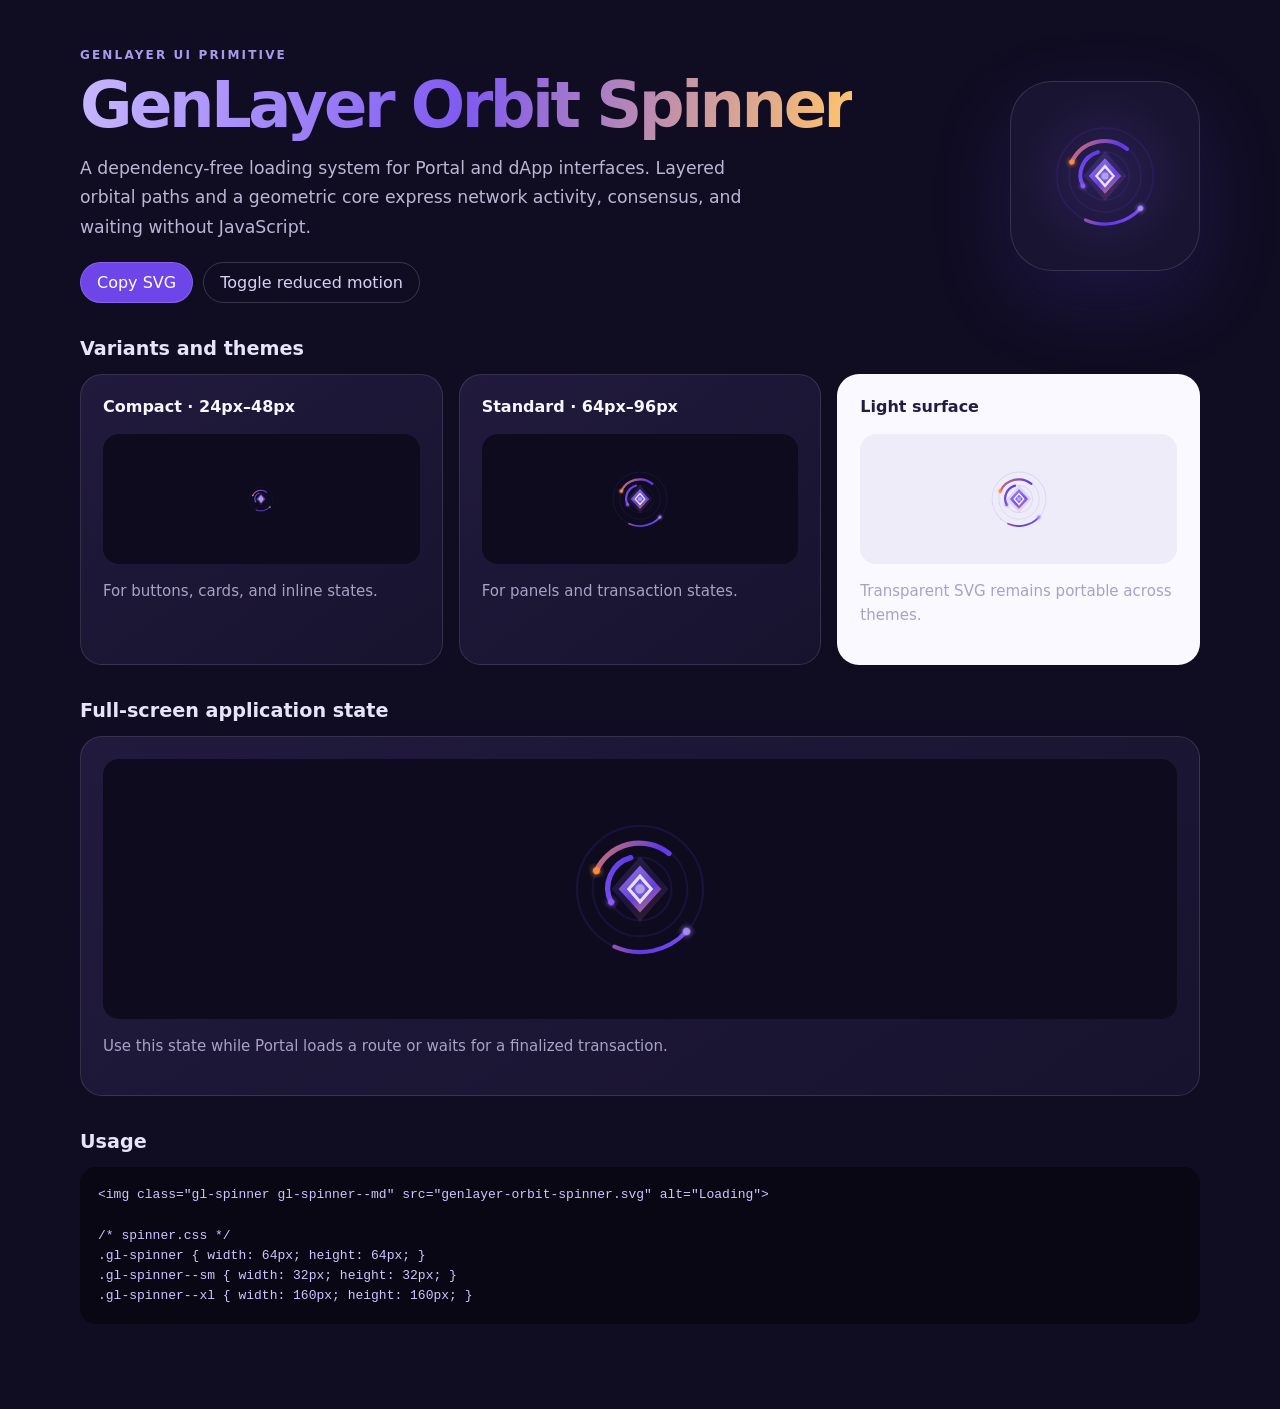
<file: index.html>
<!doctype html>
<html lang="en">
<head>
  <meta charset="utf-8">
  <meta name="viewport" content="width=device-width, initial-scale=1">
  <title>GenLayer Orbit Spinner — Demo</title>
  <link rel="stylesheet" href="spinner.css">
  <style>
    :root { color-scheme: dark; font-family: Inter, ui-sans-serif, system-ui, sans-serif; }
    * { box-sizing: border-box; }
    body { margin: 0; min-height: 100vh; background: #100d22; color: #f8f7ff; }
    .shell { width: min(1120px, calc(100% - 32px)); margin: 0 auto; padding: 48px 0 72px; }
    .hero { display: grid; grid-template-columns: 1fr auto; gap: 28px; align-items: center; margin-bottom: 32px; }
    h1 { margin: 0 0 12px; font-size: clamp(2rem, 5vw, 4.2rem); letter-spacing: -.055em; line-height: .98; }
    .gradient { background: linear-gradient(100deg, #c7b7ff, #7f5af0 50%, #ffc46b); -webkit-background-clip: text; background-clip: text; color: transparent; }
    .lede { max-width: 680px; color: #bcb6d5; font-size: 1.08rem; line-height: 1.7; }
    .hero-art { width: 190px; height: 190px; display: grid; place-items: center; border-radius: 42px; background: radial-gradient(circle, #6848d633, transparent 66%), #191431; border: 1px solid #ffffff22; box-shadow: 0 28px 80px #5638c733; }
    .section { margin-top: 34px; }
    .section h2 { font-size: 1.2rem; margin: 0 0 14px; color: #e8e4f7; }
    .grid { display: grid; grid-template-columns: repeat(3, 1fr); gap: 16px; }
    .card { min-height: 220px; padding: 22px; border: 1px solid #ffffff1d; border-radius: 22px; background: linear-gradient(145deg, #211a3d, #17132e); }
    .card.light { background: #faf9ff; color: #241c42; }
    .card h3 { margin: 0 0 18px; font-size: 1rem; }
    .stage { min-height: 130px; display: grid; place-items: center; border-radius: 16px; background: #0e0b1f; }
    .light .stage { background: #eeecf8; }
    .controls { display: flex; flex-wrap: wrap; gap: 10px; margin-top: 20px; }
    button { cursor: pointer; border: 1px solid #ffffff2b; color: #fff; background: #6d45e9; border-radius: 999px; padding: 10px 16px; font: inherit; }
    button.secondary { background: transparent; color: #d9d1f5; }
    .code { overflow: auto; padding: 18px; border-radius: 16px; background: #090713; color: #cfc5ff; line-height: 1.55; }
    .note { color: #a9a1c6; font-size: .94rem; line-height: 1.6; }
    @media (max-width: 760px) { .hero { grid-template-columns: 1fr; } .hero-art { width: 130px; height: 130px; } .grid { grid-template-columns: 1fr; } }
  </style>
</head>
<body>
  <main class="shell">
    <header class="hero">
      <div>
        <p class="eyebrow">GENLAYER UI PRIMITIVE</p>
        <h1><span class="gradient">GenLayer Orbit Spinner</span></h1>
        <p class="lede">A dependency-free loading system for Portal and dApp interfaces. Layered orbital paths and a geometric core express network activity, consensus, and waiting without JavaScript.</p>
        <div class="controls">
          <button id="copyButton" type="button">Copy SVG</button>
          <button class="secondary" id="motionButton" type="button">Toggle reduced motion</button>
        </div>
      </div>
      <div class="hero-art" aria-hidden="true"><img class="gl-spinner gl-spinner--lg" src="genlayer-orbit-spinner.svg" alt=""></div>
    </header>

    <section class="section" aria-labelledby="variants-title">
      <h2 id="variants-title">Variants and themes</h2>
      <div class="grid">
        <article class="card"><h3>Compact · 24px–48px</h3><div class="stage"><img class="gl-spinner gl-spinner--sm" src="genlayer-orbit-spinner.svg" alt=""><span class="sr-only">Loading</span></div><p class="note">For buttons, cards, and inline states.</p></article>
        <article class="card"><h3>Standard · 64px–96px</h3><div class="stage"><img class="gl-spinner gl-spinner--md" src="genlayer-orbit-spinner.svg" alt=""><span class="sr-only">Loading</span></div><p class="note">For panels and transaction states.</p></article>
        <article class="card light"><h3>Light surface</h3><div class="stage"><img class="gl-spinner gl-spinner--md" src="genlayer-orbit-spinner.svg" alt=""><span class="sr-only">Loading</span></div><p class="note">Transparent SVG remains portable across themes.</p></article>
      </div>
    </section>

    <section class="section" aria-labelledby="fullscreen-title">
      <h2 id="fullscreen-title">Full-screen application state</h2>
      <div class="card"><div class="stage" style="min-height:260px"><img class="gl-spinner gl-spinner--xl" src="genlayer-orbit-spinner.svg" alt=""><span class="sr-only">Loading transaction state</span></div><p class="note">Use this state while Portal loads a route or waits for a finalized transaction.</p></div>
    </section>

    <section class="section" aria-labelledby="usage-title">
      <h2 id="usage-title">Usage</h2>
      <pre class="code"><code>&lt;img class="gl-spinner gl-spinner--md" src="genlayer-orbit-spinner.svg" alt="Loading"&gt;

/* spinner.css */
.gl-spinner { width: 64px; height: 64px; }
.gl-spinner--sm { width: 32px; height: 32px; }
.gl-spinner--xl { width: 160px; height: 160px; }</code></pre>
    </section>
  </main>
  <script>
    const svgUrl = 'genlayer-orbit-spinner.svg';
    document.getElementById('copyButton').addEventListener('click', async () => {
      const svg = await fetch(svgUrl).then(r => r.text());
      await navigator.clipboard.writeText(svg);
      document.getElementById('copyButton').textContent = 'SVG copied';
      setTimeout(() => document.getElementById('copyButton').textContent = 'Copy SVG', 1600);
    });
    const motionButton = document.getElementById('motionButton');
    const spinnerImages = document.querySelectorAll('img.gl-spinner');
    motionButton.addEventListener('click', () => {
      const reduced = document.documentElement.classList.toggle('force-reduced-motion');
      spinnerImages.forEach((img) => {
        img.src = reduced ? 'genlayer-orbit-spinner-static.svg' : svgUrl;
      });
      motionButton.textContent = reduced ? 'Enable motion' : 'Toggle reduced motion';
    });
  </script>
</body>
</html>
</file>
<file: spinner.css>
:root {
  --gl-size: 64px;
  --gl-motion: 1;
}

.gl-spinner {
  --gl-duration: 2.8s;
  display: block;
  width: var(--gl-size);
  height: var(--gl-size);
  max-width: 100%;
  object-fit: contain;
  transform-origin: center;
  animation: gl-spinner-breathe var(--gl-duration) ease-in-out infinite;
}

.gl-spinner--sm {
  --gl-size: 32px;
  --gl-duration: 2.4s;
}

.gl-spinner--md {
  --gl-size: 72px;
  --gl-duration: 2.8s;
}

.gl-spinner--lg {
  --gl-size: 128px;
  --gl-duration: 3s;
}

.gl-spinner--xl {
  --gl-size: 168px;
  --gl-duration: 3.2s;
}

@keyframes gl-spinner-breathe {
  0%, 100% {
    transform: scale(.94) rotate(0deg);
    opacity: .82;
  }

  50% {
    transform: scale(1) rotate(10deg);
    opacity: 1;
  }
}

@media (prefers-reduced-motion: reduce) {
  .gl-spinner,
  .gl-spinner * {
    animation-duration: .001ms !important;
    animation-iteration-count: 1 !important;
    transition-duration: .001ms !important;
  }
}

.force-reduced-motion .gl-spinner,
.force-reduced-motion .gl-spinner * {
  animation-duration: .001ms !important;
  animation-iteration-count: 1 !important;
  transition-duration: .001ms !important;
}

.sr-only {
  position: absolute;
  width: 1px;
  height: 1px;
  padding: 0;
  margin: -1px;
  overflow: hidden;
  clip: rect(0, 0, 0, 0);
  white-space: nowrap;
  border: 0;
}

.eyebrow {
  margin: 0 0 12px;
  color: #a99bea;
  font-size: .75rem;
  font-weight: 700;
  letter-spacing: .18em;
}

/* Hard stop for reduced-motion mode */
.force-reduced-motion .gl-spinner,
.force-reduced-motion .gl-spinner * {
  animation: none !important;
  animation-play-state: paused !important;
  transition: none !important;
}

@media (prefers-reduced-motion: reduce) {
  .gl-spinner,
  .gl-spinner * {
    animation: none !important;
    animation-play-state: paused !important;
    transition: none !important;
  }
}
</file>
